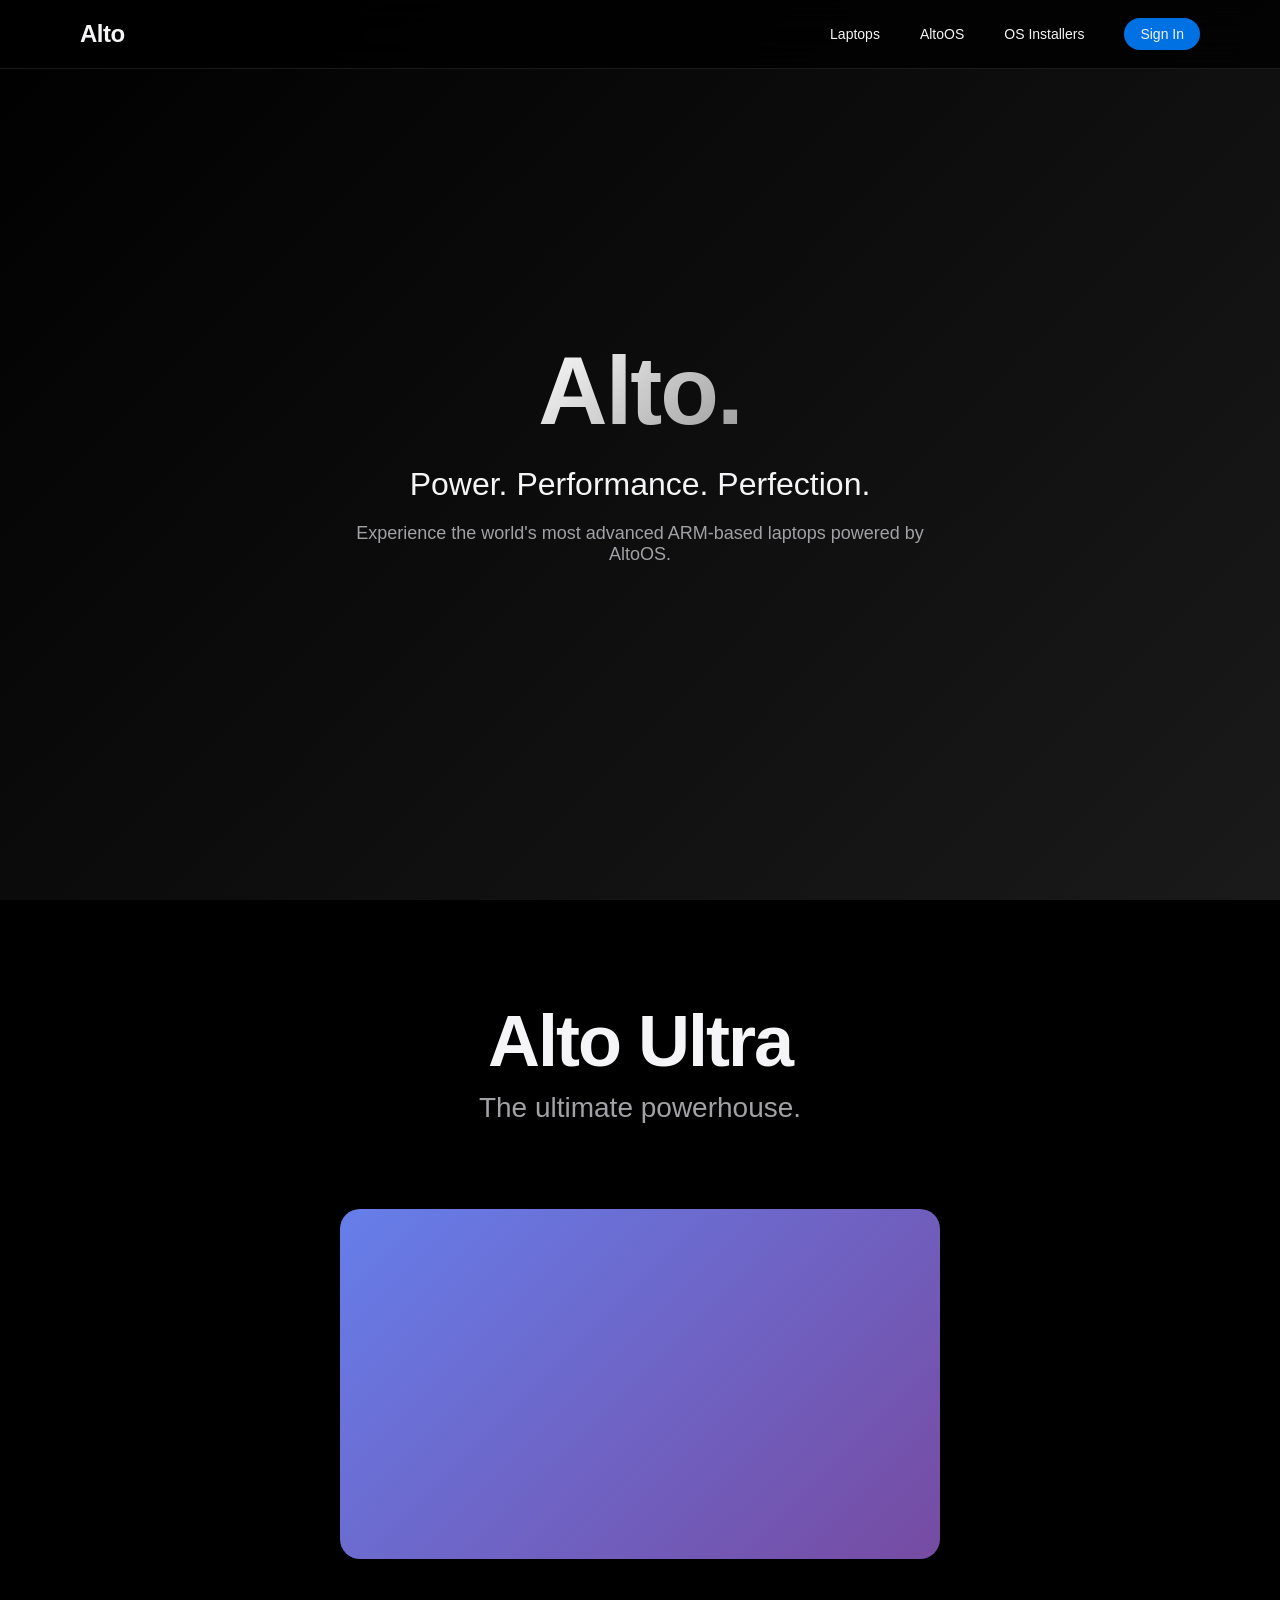
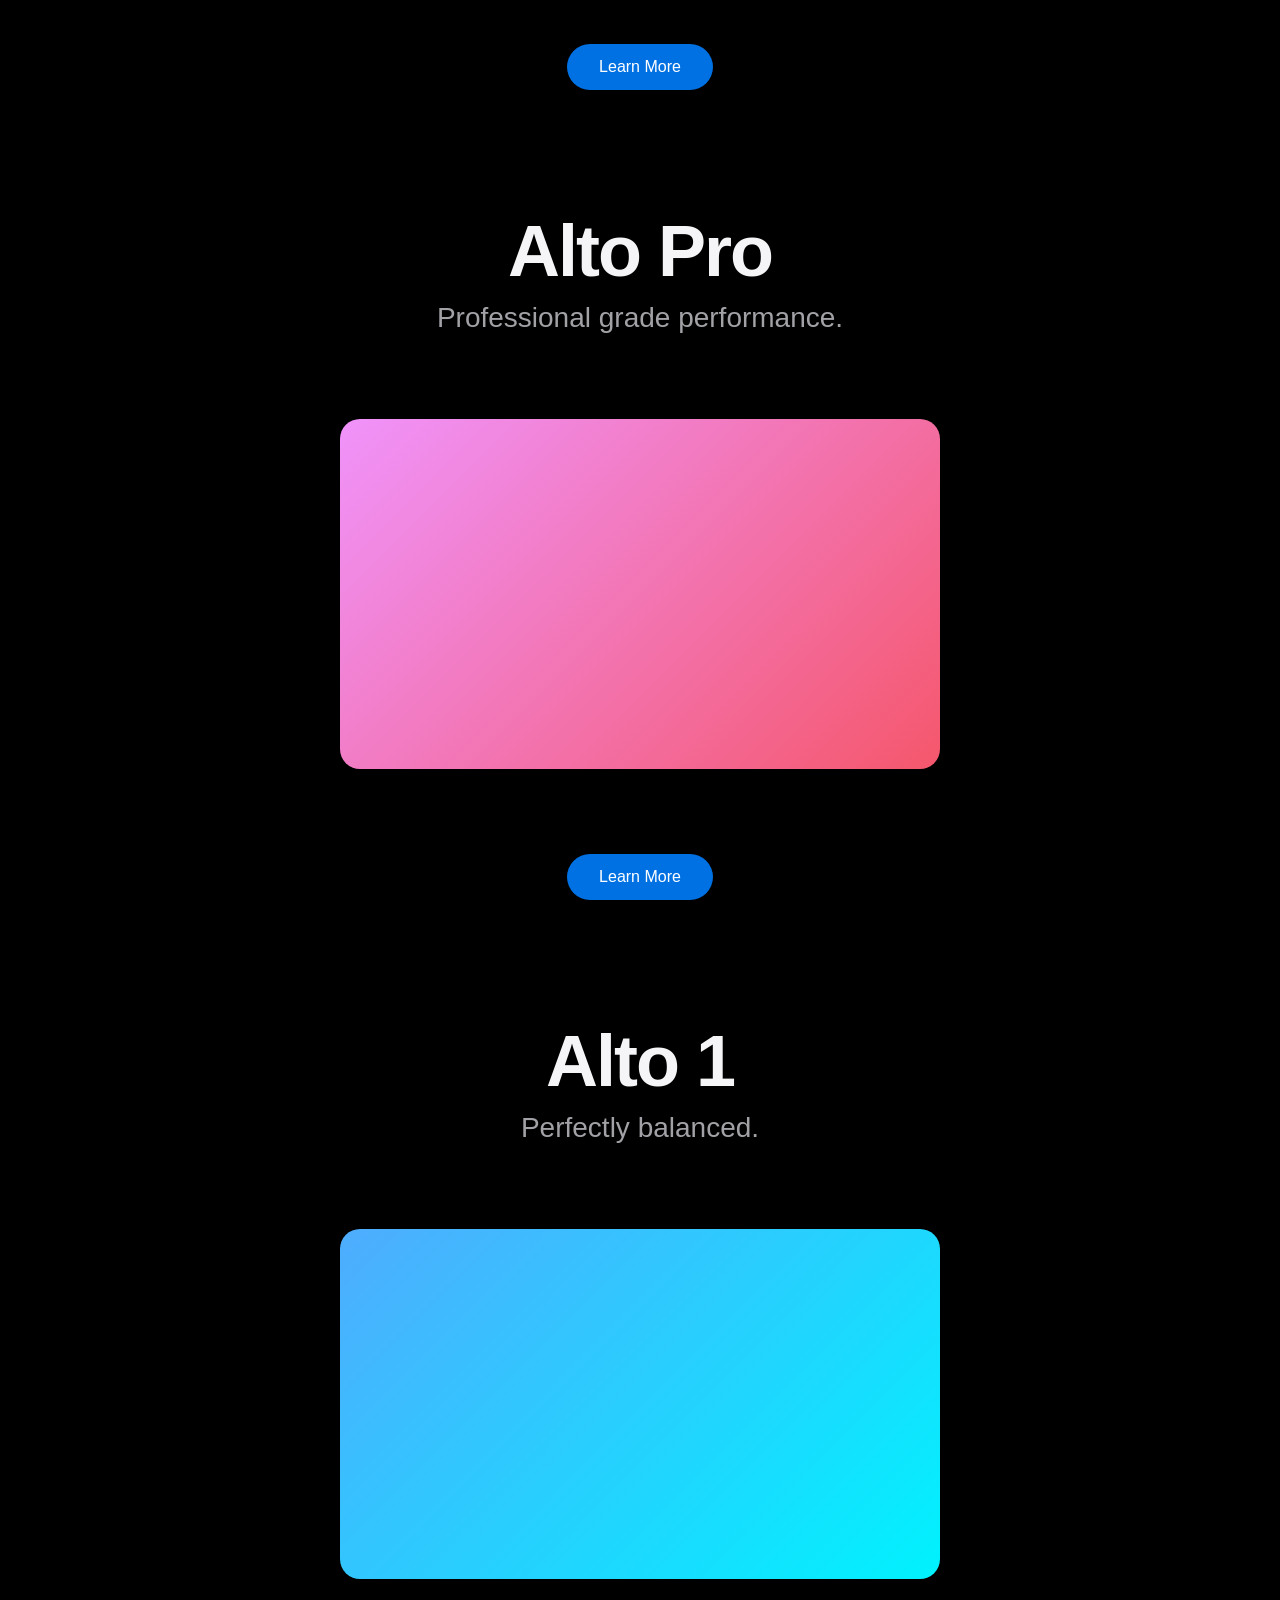
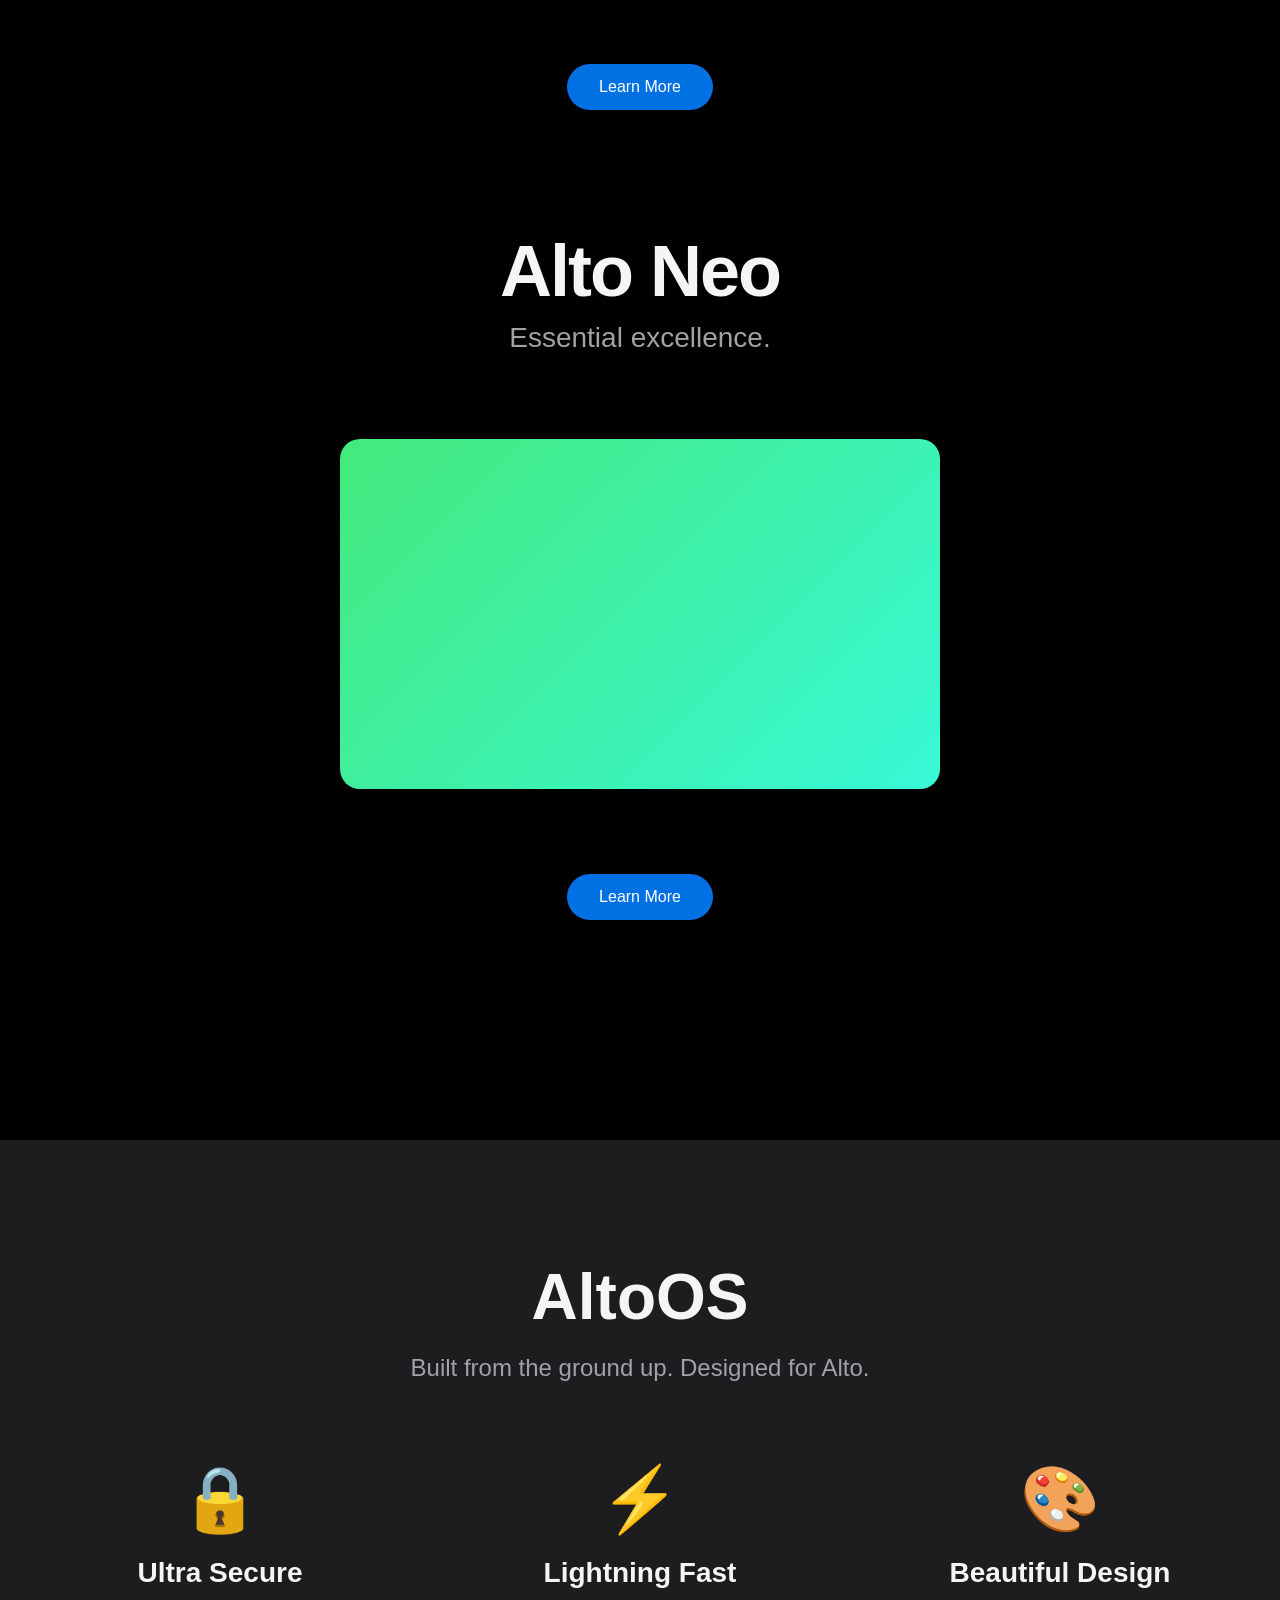
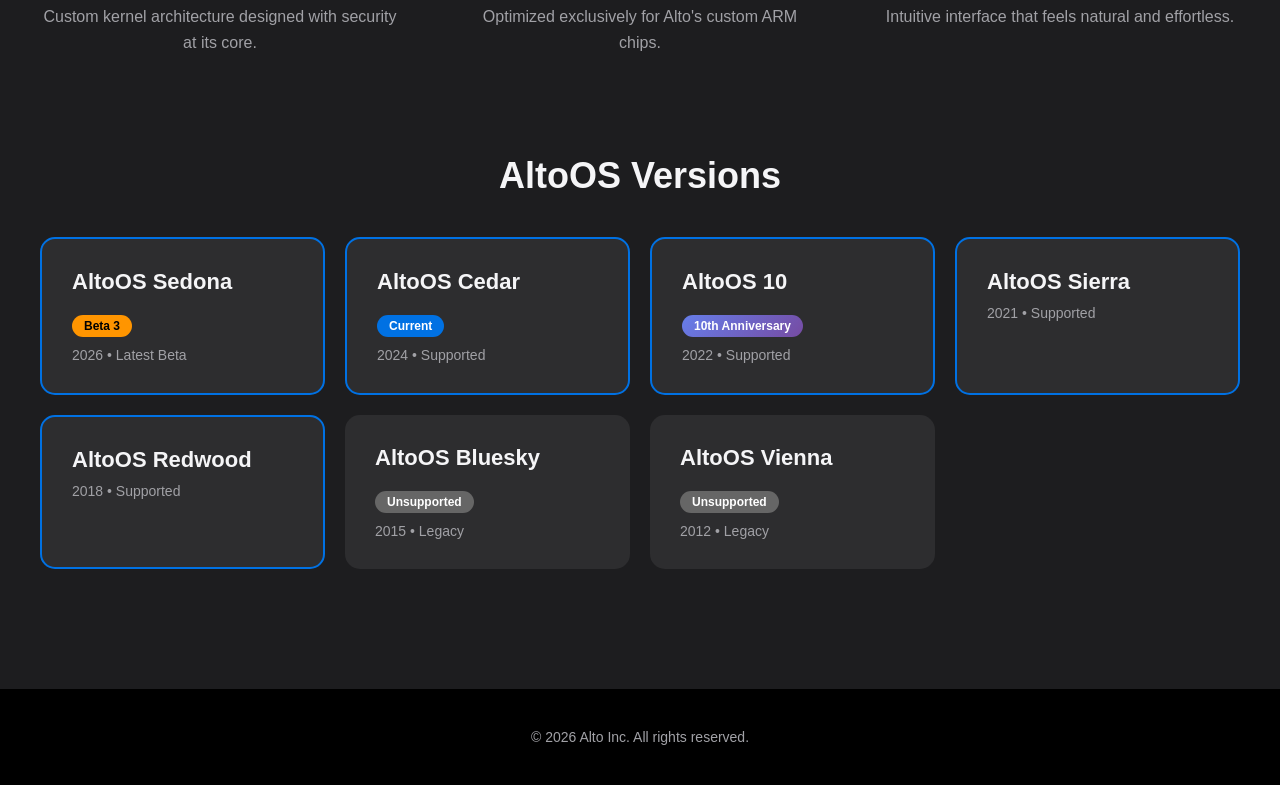
<file: index.html>
<!DOCTYPE html>
<html lang="en">
<head>
    <meta charset="UTF-8">
    <meta name="viewport" content="width=device-width, initial-scale=1.0">
    <title>Alto - Experience the Future</title>
    <link rel="stylesheet" href="styles.css">
</head>
<body>
    <nav class="navbar">
        <div class="nav-content">
            <div class="logo">Alto</div>
            <ul class="nav-links">
                <li><a href="#laptops">Laptops</a></li>
                <li><a href="#os">AltoOS</a></li>
                <li><a href="installers.html">OS Installers</a></li>
                <li><a href="login.html" class="login-btn">Sign In</a></li>
            </ul>
        </div>
    </nav>

    <section class="hero">
        <h1 class="hero-title">Alto.</h1>
        <p class="hero-subtitle">Power. Performance. Perfection.</p>
        <p class="hero-description">Experience the world's most advanced ARM-based laptops powered by AltoOS.</p>
    </section>

    <section id="laptops" class="laptops-section">
        <div class="laptop-card" data-laptop="ultra">
            <h2 class="laptop-title">Alto Ultra</h2>
            <p class="laptop-tagline">The ultimate powerhouse.</p>
            <div class="laptop-image-placeholder">
                <div class="laptop-visual ultra"></div>
            </div>
            <button class="learn-more" onclick="showDetails('ultra')">Learn More</button>
        </div>

        <div class="laptop-card" data-laptop="pro">
            <h2 class="laptop-title">Alto Pro</h2>
            <p class="laptop-tagline">Professional grade performance.</p>
            <div class="laptop-image-placeholder">
                <div class="laptop-visual pro"></div>
            </div>
            <button class="learn-more" onclick="showDetails('pro')">Learn More</button>
        </div>

        <div class="laptop-card" data-laptop="alto1">
            <h2 class="laptop-title">Alto 1</h2>
            <p class="laptop-tagline">Perfectly balanced.</p>
            <div class="laptop-image-placeholder">
                <div class="laptop-visual alto1"></div>
            </div>
            <button class="learn-more" onclick="showDetails('alto1')">Learn More</button>
        </div>

        <div class="laptop-card" data-laptop="neo">
            <h2 class="laptop-title">Alto Neo</h2>
            <p class="laptop-tagline">Essential excellence.</p>
            <div class="laptop-image-placeholder">
                <div class="laptop-visual neo"></div>
            </div>
            <button class="learn-more" onclick="showDetails('neo')">Learn More</button>
        </div>
    </section>

    <div id="detailsModal" class="modal">
        <div class="modal-content">
            <span class="close" onclick="closeDetails()">&times;</span>
            <div id="modalBody"></div>
        </div>
    </div>

    <section id="os" class="os-section">
        <h2 class="section-title">AltoOS</h2>
        <p class="section-subtitle">Built from the ground up. Designed for Alto.</p>
        
        <div class="os-features">
            <div class="feature">
                <div class="feature-icon">🔒</div>
                <h3>Ultra Secure</h3>
                <p>Custom kernel architecture designed with security at its core.</p>
            </div>
            <div class="feature">
                <div class="feature-icon">⚡</div>
                <h3>Lightning Fast</h3>
                <p>Optimized exclusively for Alto's custom ARM chips.</p>
            </div>
            <div class="feature">
                <div class="feature-icon">🎨</div>
                <h3>Beautiful Design</h3>
                <p>Intuitive interface that feels natural and effortless.</p>
            </div>
        </div>

        <div class="os-versions">
            <h3 class="versions-title">AltoOS Versions</h3>
            <div class="version-grid">
                <div class="version-card supported">
                    <h4>AltoOS Sedona</h4>
                    <span class="badge beta">Beta 3</span>
                    <p>2026 • Latest Beta</p>
                </div>
                <div class="version-card supported">
                    <h4>AltoOS Cedar</h4>
                    <span class="badge current">Current</span>
                    <p>2024 • Supported</p>
                </div>
                <div class="version-card supported">
                    <h4>AltoOS 10</h4>
                    <span class="badge anniversary">10th Anniversary</span>
                    <p>2022 • Supported</p>
                </div>
                <div class="version-card supported">
                    <h4>AltoOS Sierra</h4>
                    <p>2021 • Supported</p>
                </div>
                <div class="version-card supported">
                    <h4>AltoOS Redwood</h4>
                    <p>2018 • Supported</p>
                </div>
                <div class="version-card">
                    <h4>AltoOS Bluesky</h4>
                    <span class="badge unsupported">Unsupported</span>
                    <p>2015 • Legacy</p>
                </div>
                <div class="version-card">
                    <h4>AltoOS Vienna</h4>
                    <span class="badge unsupported">Unsupported</span>
                    <p>2012 • Legacy</p>
                </div>
            </div>
        </div>
    </section>

    <footer class="footer">
        <p>&copy; 2026 Alto Inc. All rights reserved.</p>
    </footer>

    <script src="script.js"></script>
</body>
</html>
</file>
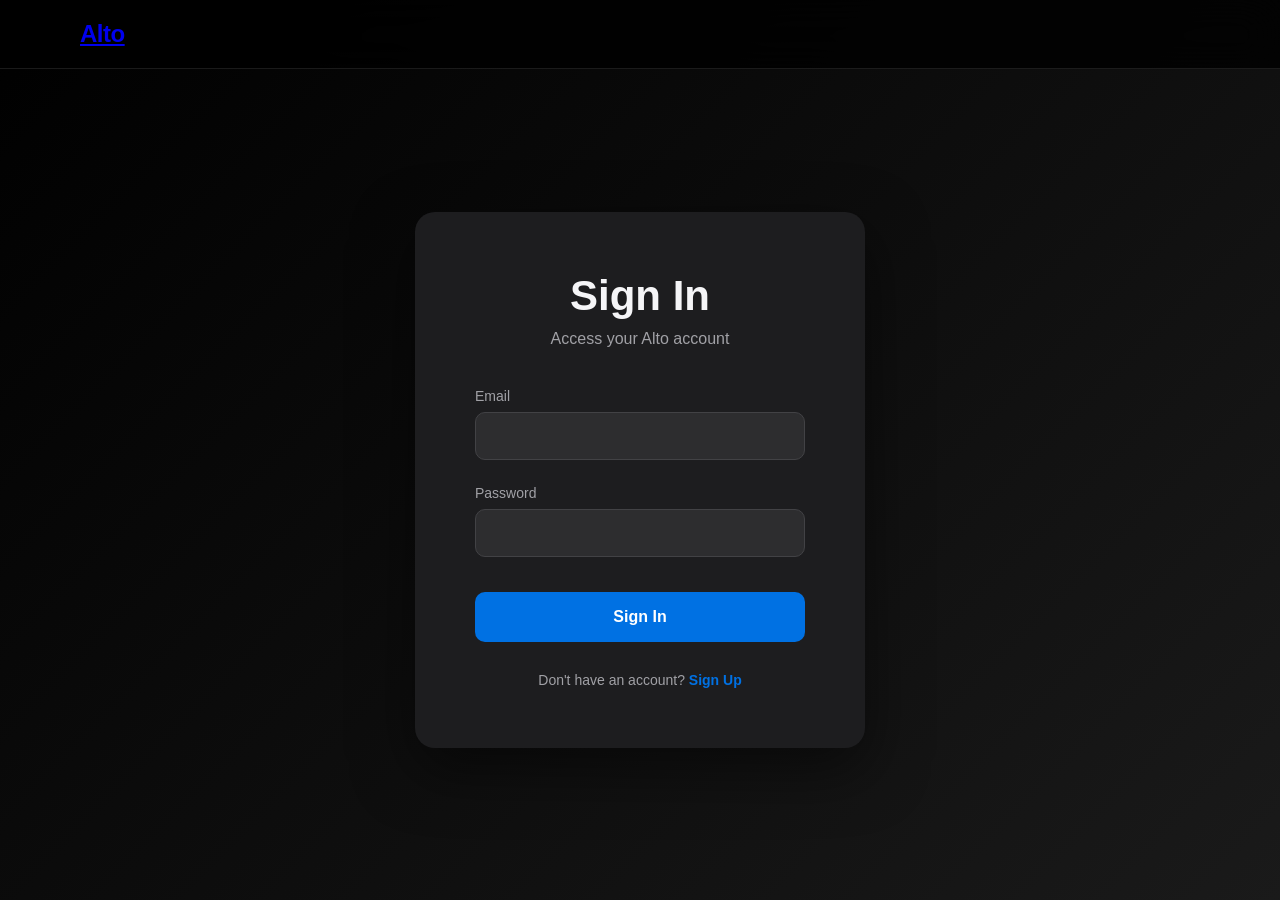
<file: installers.html>
<!DOCTYPE html>
<html lang="en">
<head>
    <meta charset="UTF-8">
    <meta name="viewport" content="width=device-width, initial-scale=1.0">
    <title>OS Installers - Alto</title>
    <link rel="stylesheet" href="styles.css">
    <link rel="stylesheet" href="installers.css">
</head>
<body>
    <nav class="navbar">
        <div class="nav-content">
            <a href="index.html" class="logo">Alto</a>
            <ul class="nav-links">
                <li><a href="index.html#laptops">Laptops</a></li>
                <li><a href="index.html#os">AltoOS</a></li>
                <li><a href="installers.html">OS Installers</a></li>
                <li><a href="#" onclick="handleLogout()" class="login-btn" id="userBtn">Sign Out</a></li>
            </ul>
        </div>
    </nav>

    <div class="installers-container">
        <div class="installers-header">
            <h1>AltoOS Installers</h1>
            <p>Download and install AltoOS on your Alto laptop</p>
            <p class="user-welcome" id="welcomeMsg"></p>
        </div>

        <div class="installers-grid">
            <div class="installer-card beta">
                <div class="installer-header">
                    <h3>AltoOS Sedona</h3>
                    <span class="badge beta">Beta 3</span>
                </div>
                <p class="installer-year">2026</p>
                <p class="installer-desc">The latest beta release with cutting-edge features. For early adopters and testers.</p>
                <ul class="installer-features">
                    <li>Enhanced security protocols</li>
                    <li>New UI animations</li>
                    <li>Improved battery optimization</li>
                </ul>
                <button class="download-btn" onclick="attemptDownload('Sedona')">
                    <span class="btn-icon">⬇</span> Download Beta
                </button>
                <p class="installer-size">Size: 8.2 GB</p>
            </div>

            <div class="installer-card current">
                <div class="installer-header">
                    <h3>AltoOS Cedar</h3>
                    <span class="badge current">Current Release</span>
                </div>
                <p class="installer-year">2024</p>
                <p class="installer-desc">The stable and recommended version for all Alto laptops.</p>
                <ul class="installer-features">
                    <li>Rock-solid stability</li>
                    <li>Full app compatibility</li>
                    <li>Regular security updates</li>
                </ul>
                <button class="download-btn" onclick="attemptDownload('Cedar')">
                    <span class="btn-icon">⬇</span> Download
                </button>
                <p class="installer-size">Size: 7.8 GB</p>
            </div>

            <div class="installer-card">
                <div class="installer-header">
                    <h3>AltoOS 10</h3>
                    <span class="badge anniversary">10th Anniversary</span>
                </div>
                <p class="installer-year">2022</p>
                <p class="installer-desc">Special anniversary edition celebrating 10 years of AltoOS.</p>
                <ul class="installer-features">
                    <li>Anniversary themes</li>
                    <li>Classic features restored</li>
                    <li>Long-term support</li>
                </ul>
                <button class="download-btn" onclick="attemptDownload('AltoOS 10')">
                    <span class="btn-icon">⬇</span> Download
                </button>
                <p class="installer-size">Size: 7.5 GB</p>
            </div>

            <div class="installer-card">
                <div class="installer-header">
                    <h3>AltoOS Sierra</h3>
                </div>
                <p class="installer-year">2021</p>
                <p class="installer-desc">Reliable and supported version for older Alto hardware.</p>
                <ul class="installer-features">
                    <li>Optimized performance</li>
                    <li>Security updates</li>
                    <li>Stable ecosystem</li>
                </ul>
                <button class="download-btn" onclick="attemptDownload('Sierra')">
                    <span class="btn-icon">⬇</span> Download
                </button>
                <p class="installer-size">Size: 7.2 GB</p>
            </div>

            <div class="installer-card">
                <div class="installer-header">
                    <h3>AltoOS Redwood</h3>
                </div>
                <p class="installer-year">2018</p>
                <p class="installer-desc">Mature and stable release with extended support.</p>
                <ul class="installer-features">
                    <li>Proven stability</li>
                    <li>Wide compatibility</li>
                    <li>Security patches</li>
                </ul>
                <button class="download-btn" onclick="attemptDownload('Redwood')">
                    <span class="btn-icon">⬇</span> Download
                </button>
                <p class="installer-size">Size: 6.8 GB</p>
            </div>

            <div class="installer-card legacy">
                <div class="installer-header">
                    <h3>AltoOS Bluesky</h3>
                    <span class="badge unsupported">Unsupported</span>
                </div>
                <p class="installer-year">2015</p>
                <p class="installer-desc">Legacy version for recovery purposes only. No security updates.</p>
                <ul class="installer-features">
                    <li>Recovery tool only</li>
                    <li>No support</li>
                    <li>For old hardware</li>
                </ul>
                <button class="download-btn legacy-btn" onclick="attemptDownload('Bluesky')">
                    <span class="btn-icon">⬇</span> Download Legacy
                </button>
                <p class="installer-size">Size: 5.9 GB</p>
            </div>

            <div class="installer-card legacy">
                <div class="installer-header">
                    <h3>AltoOS Vienna</h3>
                    <span class="badge unsupported">Unsupported</span>
                </div>
                <p class="installer-year">2012</p>
                <p class="installer-desc">Original AltoOS release. For recovery purposes only.</p>
                <ul class="installer-features">
                    <li>Recovery tool only</li>
                    <li>No support</li>
                    <li>Historical version</li>
                </ul>
                <button class="download-btn legacy-btn" onclick="attemptDownload('Vienna')">
                    <span class="btn-icon">⬇</span> Download Legacy
                </button>
                <p class="installer-size">Size: 5.2 GB</p>
            </div>
        </div>

        <div class="installation-guide">
            <h2>Installation Guide</h2>
            <div class="guide-steps">
                <div class="guide-step">
                    <div class="step-number">1</div>
                    <div class="step-content">
                        <h4>Download</h4>
                        <p>Select and download your desired AltoOS version</p>
                    </div>
                </div>
                <div class="guide-step">
                    <div class="step-number">2</div>
                    <div class="step-content">
                        <h4>Create Bootable USB</h4>
                        <p>Use Alto Recovery Assistant to create installation media</p>
                    </div>
                </div>
                <div class="guide-step">
                    <div class="step-number">3</div>
                    <div class="step-content">
                        <h4>Install</h4>
                        <p>Boot from USB and follow the on-screen instructions</p>
                    </div>
                </div>
            </div>
        </div>
    </div>

    <footer class="footer">
        <p>&copy; 2026 Alto Inc. All rights reserved.</p>
    </footer>

    <script src="installers.js"></script>
</body>
</html>
</file>
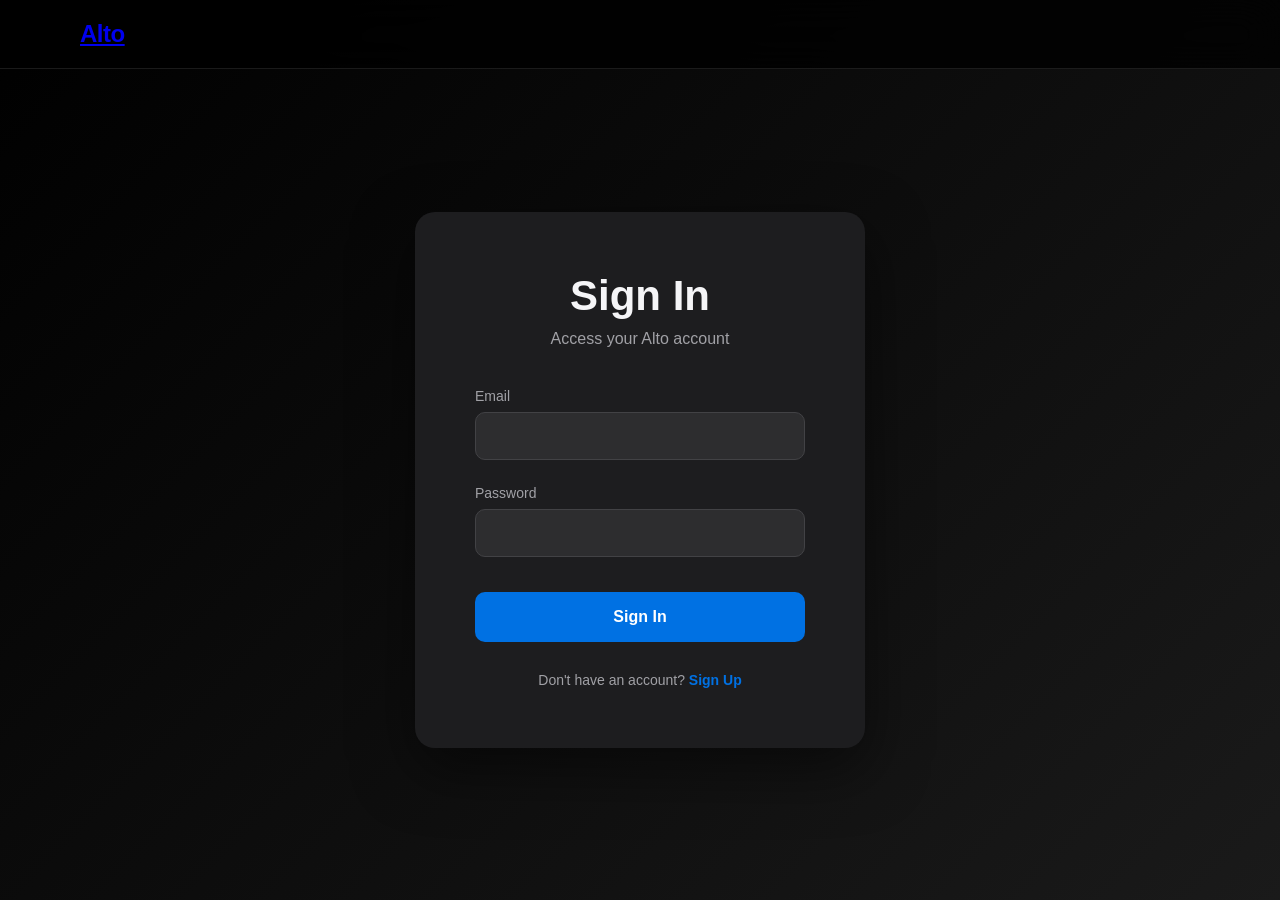
<file: login.html>
<!DOCTYPE html>
<html lang="en">
<head>
    <meta charset="UTF-8">
    <meta name="viewport" content="width=device-width, initial-scale=1.0">
    <title>Sign In - Alto</title>
    <link rel="stylesheet" href="styles.css">
    <link rel="stylesheet" href="auth.css">
</head>
<body>
    <nav class="navbar">
        <div class="nav-content">
            <a href="index.html" class="logo">Alto</a>
        </div>
    </nav>

    <div class="auth-container">
        <div class="auth-box">
            <h1>Sign In</h1>
            <p class="auth-subtitle">Access your Alto account</p>
            
            <form id="loginForm" onsubmit="handleLogin(event)">
                <div class="form-group">
                    <label for="email">Email</label>
                    <input type="email" id="email" name="email" required>
                </div>
                
                <div class="form-group">
                    <label for="password">Password</label>
                    <input type="password" id="password" name="password" required>
                </div>
                
                <button type="submit" class="auth-button">Sign In</button>
            </form>
            
            <p class="auth-switch">
                Don't have an account? <a href="signup.html">Sign Up</a>
            </p>
        </div>
    </div>

    <script src="auth.js"></script>
</body>
</html>
</file>
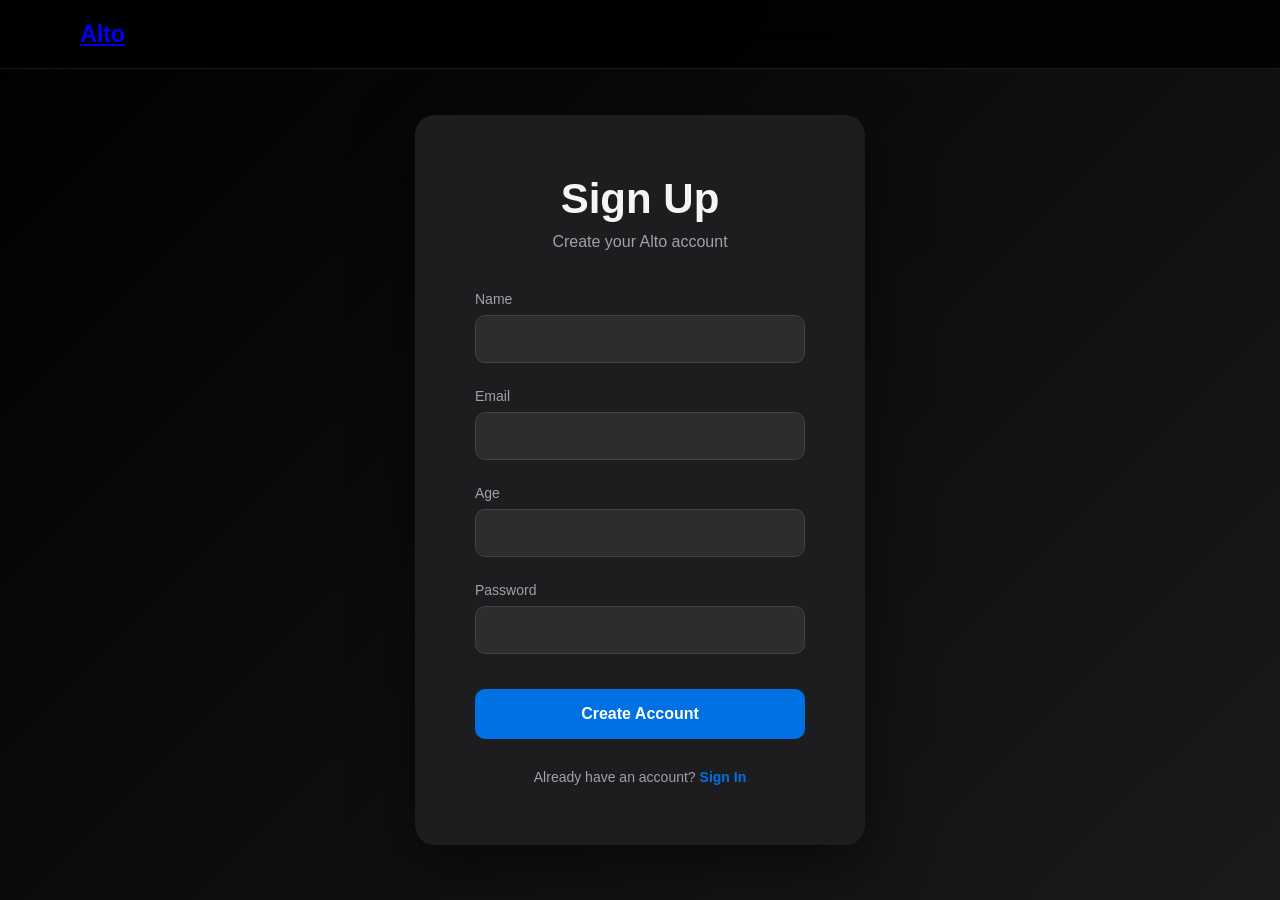
<file: signup.html>
<!DOCTYPE html>
<html lang="en">
<head>
    <meta charset="UTF-8">
    <meta name="viewport" content="width=device-width, initial-scale=1.0">
    <title>Sign Up - Alto</title>
    <link rel="stylesheet" href="styles.css">
    <link rel="stylesheet" href="auth.css">
</head>
<body>
    <nav class="navbar">
        <div class="nav-content">
            <a href="index.html" class="logo">Alto</a>
        </div>
    </nav>

    <div class="auth-container">
        <div class="auth-box">
            <h1>Sign Up</h1>
            <p class="auth-subtitle">Create your Alto account</p>
            
            <form id="signupForm" onsubmit="handleSignup(event)">
                <div class="form-group">
                    <label for="name">Name</label>
                    <input type="text" id="name" name="name" required>
                </div>
                
                <div class="form-group">
                    <label for="email">Email</label>
                    <input type="email" id="email" name="email" required>
                </div>
                
                <div class="form-group">
                    <label for="age">Age</label>
                    <input type="number" id="age" name="age" min="13" max="120" required>
                </div>
                
                <div class="form-group">
                    <label for="password">Password</label>
                    <input type="password" id="password" name="password" minlength="8" required>
                </div>
                
                <button type="submit" class="auth-button">Create Account</button>
            </form>
            
            <p class="auth-switch">
                Already have an account? <a href="login.html">Sign In</a>
            </p>
        </div>
    </div>

    <script src="auth.js"></script>
</body>
</html>
</file>
<file: styles.css>
* {
    margin: 0;
    padding: 0;
    box-sizing: border-box;
}

body {
    font-family: -apple-system, BlinkMacSystemFont, 'Segoe UI', Roboto, Oxygen, Ubuntu, Cantarell, sans-serif;
    background: #000;
    color: #f5f5f7;
    overflow-x: hidden;
}

.navbar {
    position: fixed;
    top: 0;
    width: 100%;
    background: rgba(0, 0, 0, 0.8);
    backdrop-filter: blur(20px);
    z-index: 1000;
    border-bottom: 1px solid rgba(255, 255, 255, 0.1);
}

.nav-content {
    max-width: 1200px;
    margin: 0 auto;
    padding: 20px 40px;
    display: flex;
    justify-content: space-between;
    align-items: center;
}

.logo {
    font-size: 24px;
    font-weight: 600;
    letter-spacing: -0.5px;
}

.nav-links {
    display: flex;
    list-style: none;
    gap: 40px;
}

.nav-links a {
    color: #f5f5f7;
    text-decoration: none;
    font-size: 14px;
    transition: opacity 0.3s;
}

.nav-links a:hover {
    opacity: 0.7;
}

.login-btn {
    background: #0071e3;
    padding: 8px 16px;
    border-radius: 20px;
}

.hero {
    height: 100vh;
    display: flex;
    flex-direction: column;
    justify-content: center;
    align-items: center;
    text-align: center;
    padding: 0 20px;
    background: linear-gradient(135deg, #000 0%, #1a1a1a 100%);
}

.hero-title {
    font-size: 96px;
    font-weight: 700;
    letter-spacing: -2px;
    margin-bottom: 20px;
    background: linear-gradient(135deg, #fff 0%, #999 100%);
    -webkit-background-clip: text;
    -webkit-text-fill-color: transparent;
    animation: fadeInUp 1s ease;
}

.hero-subtitle {
    font-size: 32px;
    font-weight: 500;
    margin-bottom: 20px;
    animation: fadeInUp 1s ease 0.2s both;
}

.hero-description {
    font-size: 18px;
    color: #a1a1a6;
    max-width: 600px;
    animation: fadeInUp 1s ease 0.4s both;
}

@keyframes fadeInUp {
    from {
        opacity: 0;
        transform: translateY(30px);
    }
    to {
        opacity: 1;
        transform: translateY(0);
    }
}

.laptops-section {
    padding: 100px 40px;
    max-width: 1400px;
    margin: 0 auto;
}

.laptop-card {
    margin-bottom: 120px;
    text-align: center;
    opacity: 0;
    transform: translateY(50px);
    transition: all 0.8s ease;
}

.laptop-card.visible {
    opacity: 1;
    transform: translateY(0);
}

.laptop-title {
    font-size: 72px;
    font-weight: 700;
    letter-spacing: -2px;
    margin-bottom: 10px;
}

.laptop-tagline {
    font-size: 28px;
    color: #a1a1a6;
    margin-bottom: 40px;
}

.laptop-image-placeholder {
    height: 400px;
    display: flex;
    justify-content: center;
    align-items: center;
    margin: 60px 0;
}

.laptop-visual {
    width: 600px;
    height: 350px;
    border-radius: 20px;
    position: relative;
    box-shadow: 0 20px 60px rgba(0, 0, 0, 0.5);
    transition: transform 0.3s ease;
}

.laptop-visual:hover {
    transform: scale(1.05);
}

.laptop-visual.ultra {
    background: linear-gradient(135deg, #667eea 0%, #764ba2 100%);
}

.laptop-visual.pro {
    background: linear-gradient(135deg, #f093fb 0%, #f5576c 100%);
}

.laptop-visual.alto1 {
    background: linear-gradient(135deg, #4facfe 0%, #00f2fe 100%);
}

.laptop-visual.neo {
    background: linear-gradient(135deg, #43e97b 0%, #38f9d7 100%);
}

.learn-more {
    background: #0071e3;
    color: #fff;
    border: none;
    padding: 14px 32px;
    font-size: 16px;
    border-radius: 25px;
    cursor: pointer;
    transition: all 0.3s;
}

.learn-more:hover {
    background: #0077ed;
    transform: scale(1.05);
}

.modal {
    display: none;
    position: fixed;
    z-index: 2000;
    left: 0;
    top: 0;
    width: 100%;
    height: 100%;
    background: rgba(0, 0, 0, 0.9);
    backdrop-filter: blur(10px);
}

.modal-content {
    background: #1d1d1f;
    margin: 5% auto;
    padding: 40px;
    border-radius: 20px;
    max-width: 800px;
    position: relative;
    animation: slideIn 0.3s ease;
}

@keyframes slideIn {
    from {
        opacity: 0;
        transform: translateY(-50px);
    }
    to {
        opacity: 1;
        transform: translateY(0);
    }
}

.close {
    color: #a1a1a6;
    float: right;
    font-size: 40px;
    font-weight: 300;
    cursor: pointer;
    line-height: 20px;
}

.close:hover {
    color: #fff;
}

.specs-grid {
    display: grid;
    grid-template-columns: repeat(2, 1fr);
    gap: 30px;
    margin: 30px 0;
}

.spec-item h4 {
    color: #a1a1a6;
    font-size: 14px;
    margin-bottom: 8px;
    text-transform: uppercase;
    letter-spacing: 1px;
}

.spec-item p {
    font-size: 18px;
    font-weight: 500;
}

.color-options {
    display: flex;
    gap: 15px;
    margin-top: 10px;
}

.color-dot {
    width: 30px;
    height: 30px;
    border-radius: 50%;
    border: 2px solid #fff;
    cursor: pointer;
    transition: transform 0.2s;
}

.color-dot:hover {
    transform: scale(1.2);
}

.os-section {
    padding: 120px 40px;
    background: #1d1d1f;
}

.section-title {
    font-size: 64px;
    font-weight: 700;
    text-align: center;
    margin-bottom: 20px;
}

.section-subtitle {
    font-size: 24px;
    color: #a1a1a6;
    text-align: center;
    margin-bottom: 80px;
}

.os-features {
    display: grid;
    grid-template-columns: repeat(3, 1fr);
    gap: 60px;
    max-width: 1200px;
    margin: 0 auto 100px;
}

.feature {
    text-align: center;
}

.feature-icon {
    font-size: 64px;
    margin-bottom: 20px;
}

.feature h3 {
    font-size: 28px;
    margin-bottom: 15px;
}

.feature p {
    color: #a1a1a6;
    font-size: 16px;
    line-height: 1.6;
}

.os-versions {
    max-width: 1200px;
    margin: 0 auto;
}

.versions-title {
    font-size: 36px;
    text-align: center;
    margin-bottom: 40px;
}

.version-grid {
    display: grid;
    grid-template-columns: repeat(auto-fit, minmax(250px, 1fr));
    gap: 20px;
}

.version-card {
    background: #2d2d2f;
    padding: 30px;
    border-radius: 15px;
    transition: all 0.3s;
}

.version-card:hover {
    transform: translateY(-5px);
    box-shadow: 0 10px 30px rgba(0, 0, 0, 0.3);
}

.version-card.supported {
    border: 2px solid #0071e3;
}

.version-card h4 {
    font-size: 22px;
    margin-bottom: 10px;
}

.version-card p {
    color: #a1a1a6;
    font-size: 14px;
}

.badge {
    display: inline-block;
    padding: 4px 12px;
    border-radius: 12px;
    font-size: 12px;
    font-weight: 600;
    margin: 10px 0;
}

.badge.beta {
    background: #ff9500;
    color: #000;
}

.badge.current {
    background: #0071e3;
    color: #fff;
}

.badge.anniversary {
    background: linear-gradient(135deg, #667eea 0%, #764ba2 100%);
    color: #fff;
}

.badge.unsupported {
    background: #666;
    color: #fff;
}

.footer {
    text-align: center;
    padding: 40px;
    color: #a1a1a6;
    font-size: 14px;
}

@media (max-width: 768px) {
    .hero-title {
        font-size: 56px;
    }
    
    .laptop-title {
        font-size: 48px;
    }
    
    .os-features {
        grid-template-columns: 1fr;
    }
    
    .nav-links {
        gap: 20px;
        font-size: 12px;
    }
}
</file>
<file: installers.css>
.installers-container {
    min-height: 100vh;
    padding: 120px 40px 60px;
    background: linear-gradient(135deg, #000 0%, #1a1a1a 100%);
}

.installers-header {
    text-align: center;
    margin-bottom: 80px;
}

.installers-header h1 {
    font-size: 64px;
    font-weight: 700;
    margin-bottom: 20px;
}

.installers-header p {
    font-size: 20px;
    color: #a1a1a6;
}

.user-welcome {
    margin-top: 15px;
    font-size: 16px;
    color: #0071e3;
}

.installers-grid {
    max-width: 1400px;
    margin: 0 auto;
    display: grid;
    grid-template-columns: repeat(auto-fit, minmax(350px, 1fr));
    gap: 30px;
    margin-bottom: 80px;
}

.installer-card {
    background: #1d1d1f;
    padding: 40px;
    border-radius: 20px;
    border: 2px solid #2d2d2f;
    transition: all 0.3s;
}

.installer-card:hover {
    transform: translateY(-5px);
    box-shadow: 0 20px 40px rgba(0, 0, 0, 0.4);
}

.installer-card.current {
    border-color: #0071e3;
    background: linear-gradient(135deg, #1d1d1f 0%, #1a2a3a 100%);
}

.installer-card.beta {
    border-color: #ff9500;
}

.installer-card.legacy {
    opacity: 0.7;
}

.installer-header {
    display: flex;
    justify-content: space-between;
    align-items: center;
    margin-bottom: 15px;
}

.installer-header h3 {
    font-size: 28px;
    font-weight: 600;
}

.installer-year {
    color: #a1a1a6;
    font-size: 14px;
    margin-bottom: 20px;
}

.installer-desc {
    color: #d1d1d6;
    line-height: 1.6;
    margin-bottom: 25px;
    min-height: 50px;
}

.installer-features {
    list-style: none;
    margin-bottom: 30px;
}

.installer-features li {
    padding: 8px 0;
    color: #a1a1a6;
    font-size: 14px;
}

.installer-features li:before {
    content: "✓ ";
    color: #0071e3;
    font-weight: bold;
    margin-right: 8px;
}

.download-btn {
    width: 100%;
    padding: 16px;
    background: #0071e3;
    color: #fff;
    border: none;
    border-radius: 12px;
    font-size: 16px;
    font-weight: 600;
    cursor: pointer;
    transition: all 0.3s;
    display: flex;
    align-items: center;
    justify-content: center;
    gap: 10px;
}

.download-btn:hover {
    background: #0077ed;
    transform: scale(1.02);
}

.legacy-btn {
    background: #666;
}

.legacy-btn:hover {
    background: #777;
}

.btn-icon {
    font-size: 20px;
}

.installer-size {
    text-align: center;
    margin-top: 15px;
    color: #a1a1a6;
    font-size: 13px;
}

.installation-guide {
    max-width: 1000px;
    margin: 0 auto;
    background: #1d1d1f;
    padding: 60px;
    border-radius: 20px;
}

.installation-guide h2 {
    font-size: 42px;
    text-align: center;
    margin-bottom: 50px;
}

.guide-steps {
    display: grid;
    grid-template-columns: repeat(3, 1fr);
    gap: 40px;
}

.guide-step {
    display: flex;
    gap: 20px;
}

.step-number {
    width: 50px;
    height: 50px;
    background: #0071e3;
    border-radius: 50%;
    display: flex;
    align-items: center;
    justify-content: center;
    font-size: 24px;
    font-weight: 700;
    flex-shrink: 0;
}

.step-content h4 {
    font-size: 20px;
    margin-bottom: 10px;
}

.step-content p {
    color: #a1a1a6;
    line-height: 1.6;
}

@media (max-width: 768px) {
    .installers-header h1 {
        font-size: 42px;
    }
    
    .installers-grid {
        grid-template-columns: 1fr;
    }
    
    .guide-steps {
        grid-template-columns: 1fr;
    }
    
    .installation-guide {
        padding: 40px 30px;
    }
}
</file>
<file: auth.css>
.auth-container {
    min-height: 100vh;
    display: flex;
    justify-content: center;
    align-items: center;
    padding: 100px 20px 40px;
    background: linear-gradient(135deg, #000 0%, #1a1a1a 100%);
}

.auth-box {
    background: #1d1d1f;
    padding: 60px;
    border-radius: 20px;
    max-width: 450px;
    width: 100%;
    box-shadow: 0 20px 60px rgba(0, 0, 0, 0.5);
}

.auth-box h1 {
    font-size: 42px;
    font-weight: 700;
    margin-bottom: 10px;
    text-align: center;
}

.auth-subtitle {
    color: #a1a1a6;
    text-align: center;
    margin-bottom: 40px;
    font-size: 16px;
}

.form-group {
    margin-bottom: 25px;
}

.form-group label {
    display: block;
    margin-bottom: 8px;
    font-size: 14px;
    color: #a1a1a6;
    font-weight: 500;
}

.form-group input {
    width: 100%;
    padding: 14px 16px;
    background: #2d2d2f;
    border: 1px solid #424245;
    border-radius: 10px;
    color: #f5f5f7;
    font-size: 16px;
    transition: all 0.3s;
}

.form-group input:focus {
    outline: none;
    border-color: #0071e3;
    background: #3a3a3c;
}

.auth-button {
    width: 100%;
    padding: 16px;
    background: #0071e3;
    color: #fff;
    border: none;
    border-radius: 10px;
    font-size: 16px;
    font-weight: 600;
    cursor: pointer;
    transition: all 0.3s;
    margin-top: 10px;
}

.auth-button:hover {
    background: #0077ed;
    transform: translateY(-2px);
}

.auth-switch {
    text-align: center;
    margin-top: 30px;
    color: #a1a1a6;
    font-size: 14px;
}

.auth-switch a {
    color: #0071e3;
    text-decoration: none;
    font-weight: 600;
}

.auth-switch a:hover {
    text-decoration: underline;
}

@media (max-width: 768px) {
    .auth-box {
        padding: 40px 30px;
    }
    
    .auth-box h1 {
        font-size: 32px;
    }
}
</file>
